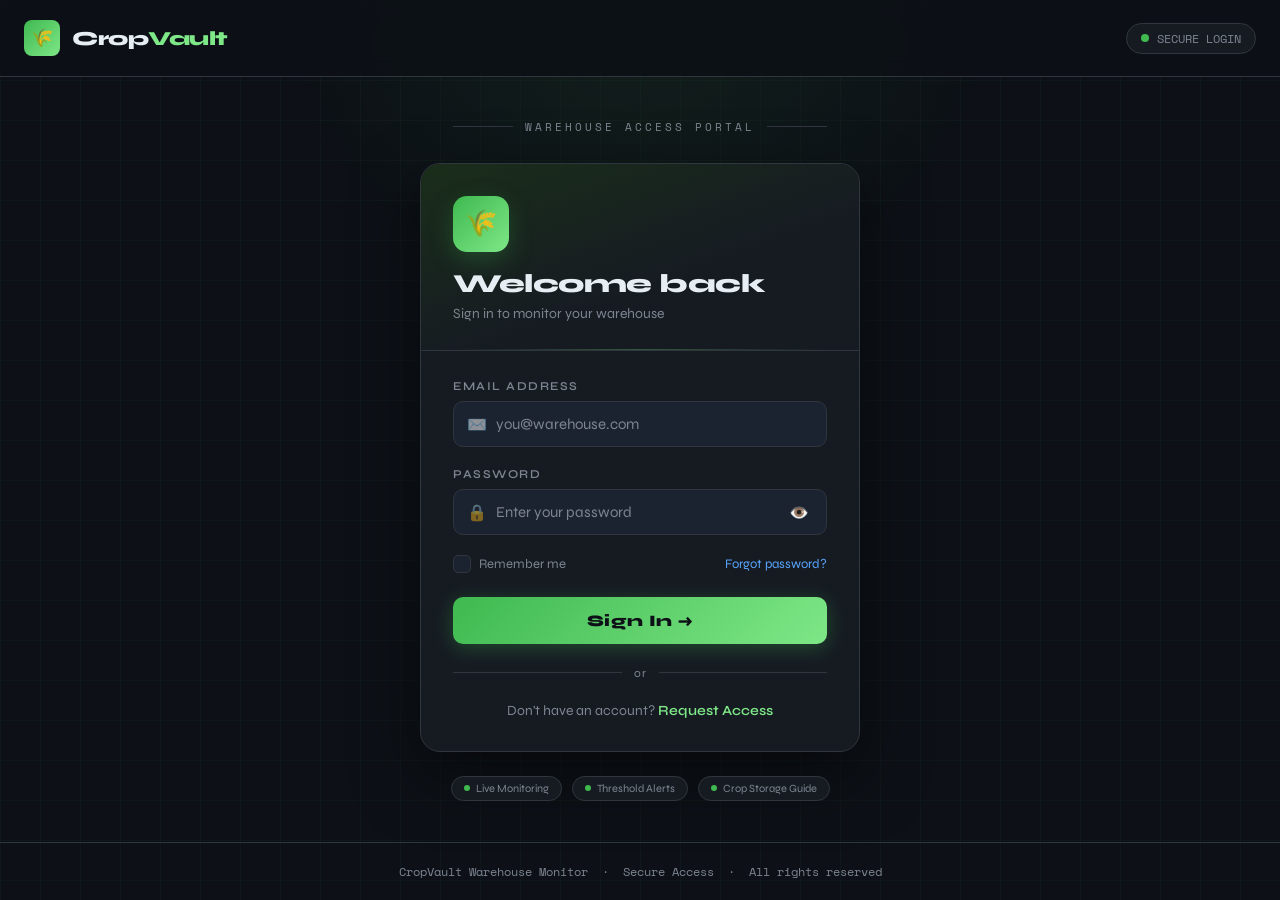
<file: login.html>
<!DOCTYPE html>
<html lang="en">
<head>
<meta charset="UTF-8">
<meta name="viewport" content="width=device-width, initial-scale=1.0">
<title>CropVault — Login</title>
<link href="https://fonts.googleapis.com/css2?family=Space+Mono:wght@400;700&family=Syne:wght@400;600;800&display=swap" rel="stylesheet">
<style>
  :root {
    --bg: #0d1117;
    --surface: #161b22;
    --surface2: #1c2330;
    --border: #30363d;
    --green: #3fb950;
    --green-dim: #1a4a26;
    --accent: #7ee787;
    --red: #f85149;
    --red-dim: #4a1a1a;
    --blue: #58a6ff;
    --text: #e6edf3;
    --muted: #7d8590;
  }

  * { margin: 0; padding: 0; box-sizing: border-box; }

  body {
    font-family: 'Syne', sans-serif;
    background: var(--bg);
    color: var(--text);
    min-height: 100vh;
    display: flex;
    flex-direction: column;
    overflow-x: hidden;
  }

  /* Background grid */
  body::before {
    content: '';
    position: fixed; inset: 0;
    background-image:
      linear-gradient(rgba(63,185,80,0.04) 1px, transparent 1px),
      linear-gradient(90deg, rgba(63,185,80,0.04) 1px, transparent 1px);
    background-size: 40px 40px;
    pointer-events: none; z-index: 0;
  }

  /* Glow orb */
  body::after {
    content: '';
    position: fixed;
    top: -200px; left: 50%; transform: translateX(-50%);
    width: 700px; height: 500px;
    background: radial-gradient(ellipse at center, rgba(63,185,80,0.08) 0%, transparent 70%);
    pointer-events: none; z-index: 0;
  }

  /* ── HEADER ── */
  header {
    border-bottom: 1px solid var(--border);
    padding: 20px 0;
    background: rgba(13,17,23,0.9);
    backdrop-filter: blur(12px);
    position: relative; z-index: 10;
  }
  .header-inner {
    max-width: 1280px; margin: 0 auto; padding: 0 24px;
    display: flex; align-items: center; justify-content: space-between;
  }
  .logo { display: flex; align-items: center; gap: 12px; text-decoration: none; }
  .logo-icon {
    width: 36px; height: 36px;
    background: linear-gradient(135deg, #3fb950, #7ee787);
    border-radius: 8px;
    display: flex; align-items: center; justify-content: center;
    font-size: 18px;
  }
  .logo-text { font-size: 20px; font-weight: 800; letter-spacing: -0.5px; color: var(--text); }
  .logo-text span { color: var(--accent); }
  .status-badge {
    display: flex; align-items: center; gap: 8px;
    font-family: 'Space Mono', monospace;
    font-size: 12px; color: var(--muted);
    background: var(--surface);
    border: 1px solid var(--border);
    padding: 6px 14px; border-radius: 20px;
  }
  .pulse {
    width: 8px; height: 8px; border-radius: 50%;
    background: var(--green);
    animation: pulse 2s infinite;
  }
  @keyframes pulse {
    0%, 100% { opacity: 1; transform: scale(1); }
    50% { opacity: 0.5; transform: scale(0.8); }
  }

  /* ── MAIN ── */
  main {
    flex: 1; display: flex; align-items: center; justify-content: center;
    padding: 40px 24px;
    position: relative; z-index: 1;
  }

  .login-container {
    width: 100%; max-width: 440px;
    animation: fadeUp 0.5s ease both;
  }
  @keyframes fadeUp {
    from { opacity: 0; transform: translateY(24px); }
    to   { opacity: 1; transform: translateY(0); }
  }

  /* Top label */
  .login-eyebrow {
    text-align: center;
    font-family: 'Space Mono', monospace;
    font-size: 11px; letter-spacing: 3px; text-transform: uppercase;
    color: var(--muted); margin-bottom: 28px;
    display: flex; align-items: center; gap: 12px; justify-content: center;
  }
  .login-eyebrow::before,
  .login-eyebrow::after {
    content: '';
    flex: 1; height: 1px; background: var(--border);
    max-width: 60px;
  }

  /* Card */
  .login-card {
    background: var(--surface);
    border: 1px solid var(--border);
    border-radius: 20px;
    overflow: hidden;
    box-shadow: 0 24px 64px rgba(0,0,0,0.5);
  }

  .login-card-header {
    padding: 32px 32px 28px;
    border-bottom: 1px solid var(--border);
    position: relative;
    background: linear-gradient(160deg, #1a2e1a 0%, #161b22 60%);
  }
  .login-card-header::after {
    content: '';
    position: absolute; bottom: 0; left: 32px; right: 32px; height: 1px;
    background: linear-gradient(90deg, transparent, rgba(126,231,135,0.3), transparent);
  }

  .login-icon-wrap {
    width: 56px; height: 56px;
    background: linear-gradient(135deg, #3fb950, #7ee787);
    border-radius: 14px;
    display: flex; align-items: center; justify-content: center;
    font-size: 26px; margin-bottom: 16px;
    box-shadow: 0 8px 24px rgba(63,185,80,0.25);
  }
  .login-title {
    font-size: 26px; font-weight: 800; letter-spacing: -0.5px;
    margin-bottom: 6px;
  }
  .login-subtitle { font-size: 14px; color: var(--muted); }

  /* Form body */
  .login-body { padding: 28px 32px 32px; }

  .field { margin-bottom: 20px; }
  .field label {
    display: block;
    font-size: 12px; font-weight: 600; letter-spacing: 1.5px;
    text-transform: uppercase; color: var(--muted);
    margin-bottom: 8px;
  }
  .input-wrap {
    position: relative;
  }
  .input-icon {
    position: absolute; left: 14px; top: 50%; transform: translateY(-50%);
    font-size: 16px; pointer-events: none;
    opacity: 0.5;
  }
  .field input {
    width: 100%;
    background: var(--surface2);
    border: 1px solid var(--border);
    border-radius: 10px;
    padding: 13px 14px 13px 42px;
    font-family: 'Syne', sans-serif;
    font-size: 15px; color: var(--text);
    outline: none;
    transition: border-color 0.2s, box-shadow 0.2s, background 0.2s;
  }
  .field input:focus {
    border-color: var(--accent);
    box-shadow: 0 0 0 3px rgba(126,231,135,0.1);
    background: #1f2a1f;
  }
  .field input::placeholder { color: var(--muted); }

  /* Password toggle */
  .toggle-pw {
    position: absolute; right: 14px; top: 50%; transform: translateY(-50%);
    background: none; border: none;
    color: var(--muted); cursor: pointer; font-size: 16px;
    padding: 4px; transition: color 0.2s;
  }
  .toggle-pw:hover { color: var(--text); }

  /* Remember + Forgot */
  .field-row {
    display: flex; align-items: center; justify-content: space-between;
    margin-bottom: 24px;
  }
  .remember {
    display: flex; align-items: center; gap: 8px;
    cursor: pointer; user-select: none;
  }
  .remember input[type="checkbox"] { display: none; }
  .checkbox-box {
    width: 18px; height: 18px;
    border: 1.5px solid var(--border);
    border-radius: 5px; background: var(--surface2);
    display: flex; align-items: center; justify-content: center;
    transition: all 0.15s;
    flex-shrink: 0;
  }
  .remember input[type="checkbox"]:checked + .checkbox-box {
    background: var(--accent); border-color: var(--accent);
  }
  .remember input[type="checkbox"]:checked + .checkbox-box::after {
    content: '✓'; color: #0d1117; font-size: 12px; font-weight: 700;
  }
  .remember-label { font-size: 13px; color: var(--muted); }
  .forgot-link {
    font-size: 13px; color: var(--blue);
    text-decoration: none; transition: color 0.2s;
  }
  .forgot-link:hover { color: var(--accent); }

  /* Error msg */
  .error-msg {
    display: none;
    background: var(--red-dim);
    border: 1px solid var(--red);
    border-radius: 8px;
    padding: 10px 14px;
    font-size: 13px; color: #ff8080;
    margin-bottom: 20px;
    animation: shake 0.35s ease;
  }
  .error-msg.show { display: flex; align-items: center; gap: 8px; }
  @keyframes shake {
    0%,100%{transform:translateX(0)}
    20%{transform:translateX(-6px)}
    40%{transform:translateX(6px)}
    60%{transform:translateX(-4px)}
    80%{transform:translateX(4px)}
  }

  /* Submit button */
  .btn-login {
    width: 100%;
    background: linear-gradient(135deg, #3fb950, #7ee787);
    border: none; border-radius: 10px;
    padding: 14px;
    font-family: 'Syne', sans-serif;
    font-size: 16px; font-weight: 800;
    color: #0d1117; cursor: pointer;
    letter-spacing: 0.3px;
    transition: opacity 0.2s, transform 0.15s, box-shadow 0.2s;
    box-shadow: 0 4px 20px rgba(63,185,80,0.3);
    position: relative; overflow: hidden;
  }
  .btn-login:hover { opacity: 0.92; transform: translateY(-1px); box-shadow: 0 8px 28px rgba(63,185,80,0.35); }
  .btn-login:active { transform: translateY(0); }
  .btn-login.loading { pointer-events: none; opacity: 0.7; }
  .btn-login .btn-text { transition: opacity 0.2s; }
  .btn-login .btn-spinner {
    display: none; position: absolute;
    top: 50%; left: 50%; transform: translate(-50%,-50%);
    width: 20px; height: 20px;
    border: 2px solid rgba(13,17,23,0.3);
    border-top-color: #0d1117;
    border-radius: 50%;
    animation: spin 0.7s linear infinite;
  }
  .btn-login.loading .btn-text { opacity: 0; }
  .btn-login.loading .btn-spinner { display: block; }
  @keyframes spin { to { transform: translate(-50%,-50%) rotate(360deg); } }

  /* Divider */
  .divider {
    display: flex; align-items: center; gap: 12px;
    margin: 22px 0;
    font-size: 12px; color: var(--muted); letter-spacing: 1px;
  }
  .divider::before, .divider::after {
    content: ''; flex: 1; height: 1px; background: var(--border);
  }

  /* Sign up link */
  .signup-row {
    text-align: center; font-size: 14px; color: var(--muted);
    margin-top: 22px;
  }
  .signup-row a { color: var(--accent); text-decoration: none; font-weight: 600; }
  .signup-row a:hover { text-decoration: underline; }

  /* Feature pills below card */
  .feature-pills {
    display: flex; justify-content: center; gap: 10px;
    margin-top: 24px; flex-wrap: wrap;
  }
  .pill {
    display: flex; align-items: center; gap: 6px;
    font-size: 11px; color: var(--muted);
    background: var(--surface);
    border: 1px solid var(--border);
    padding: 5px 12px; border-radius: 20px;
    animation: fadeUp 0.5s ease both;
  }
  .pill:nth-child(1) { animation-delay: 0.1s; }
  .pill:nth-child(2) { animation-delay: 0.2s; }
  .pill:nth-child(3) { animation-delay: 0.3s; }
  .pill-dot { width: 6px; height: 6px; border-radius: 50%; background: var(--green); }

  /* ── FOOTER ── */
  footer {
    border-top: 1px solid var(--border);
    padding: 20px 0; text-align: center;
    font-size: 12px; color: var(--muted);
    font-family: 'Space Mono', monospace;
    position: relative; z-index: 1;
  }
</style>
</head>
<body>

<!-- HEADER -->
<header>
  <div class="header-inner">
    <a class="logo" href="#">
      <div class="logo-icon">🌾</div>
      <div class="logo-text">Crop<span>Vault</span></div>
    </a>
    <div class="status-badge">
      <div class="pulse"></div>
      SECURE LOGIN
    </div>
  </div>
</header>

<!-- MAIN -->
<main>
  <div class="login-container">

    <div class="login-eyebrow">Warehouse Access Portal</div>

    <div class="login-card">

      <!-- Card Header -->
      <div class="login-card-header">
        <div class="login-icon-wrap">🌾</div>
        <div class="login-title">Welcome back</div>
        <div class="login-subtitle">Sign in to monitor your warehouse</div>
      </div>

      <!-- Card Body -->
      <div class="login-body">

        <!-- Error -->
        <div class="error-msg" id="errorMsg">
          <span>⚠️</span>
          <span id="errorText">Invalid email or password.</span>
        </div>

        <!-- Email -->
        <div class="field">
          <label>Email Address</label>
          <div class="input-wrap">
            <span class="input-icon">✉️</span>
            <input type="email" id="emailInput" placeholder="you@warehouse.com" autocomplete="email">
          </div>
        </div>

        <!-- Password -->
        <div class="field">
          <label>Password</label>
          <div class="input-wrap">
            <span class="input-icon">🔒</span>
            <input type="password" id="passwordInput" placeholder="Enter your password" autocomplete="current-password">
            <button class="toggle-pw" id="togglePw" tabindex="-1" title="Show/hide password">👁️</button>
          </div>
        </div>

        <!-- Remember + Forgot -->
        <div class="field-row">
          <label class="remember">
            <input type="checkbox" id="rememberMe">
            <div class="checkbox-box"></div>
            <span class="remember-label">Remember me</span>
          </label>
          <a href="#" class="forgot-link">Forgot password?</a>
        </div>

        <!-- Submit -->
        <button class="btn-login" id="loginBtn">
          <span class="btn-text">Sign In →</span>
          <span class="btn-spinner"></span>
        </button>

        <div class="divider">or</div>

        <!-- Sign up -->
        <div class="signup-row">
          Don't have an account? <a href="#">Request Access</a>
        </div>

      </div>
    </div>

    <!-- Feature pills -->
    <div class="feature-pills">
      <div class="pill"><div class="pill-dot"></div> Live Monitoring</div>
      <div class="pill"><div class="pill-dot"></div> Threshold Alerts</div>
      <div class="pill"><div class="pill-dot"></div> Crop Storage Guide</div>
    </div>

  </div>
</main>

<!-- FOOTER -->
<footer>
  CropVault Warehouse Monitor &nbsp;·&nbsp; Secure Access &nbsp;·&nbsp; All rights reserved
</footer>

<script>
  const emailInput    = document.getElementById('emailInput');
  const passwordInput = document.getElementById('passwordInput');
  const loginBtn      = document.getElementById('loginBtn');
  const errorMsg      = document.getElementById('errorMsg');
  const errorText     = document.getElementById('errorText');
  const togglePw      = document.getElementById('togglePw');

  // Demo credentials
  const DEMO_EMAIL    = 'admin@cropvault.com';
  const DEMO_PASSWORD = 'cropvault123';

  // Password visibility toggle
  togglePw.addEventListener('click', () => {
    const isText = passwordInput.type === 'text';
    passwordInput.type = isText ? 'password' : 'text';
    togglePw.textContent = isText ? '👁️' : '🙈';
  });

  // Clear error on typing
  [emailInput, passwordInput].forEach(el => {
    el.addEventListener('input', () => {
      errorMsg.classList.remove('show');
      el.style.borderColor = '';
    });
  });

  // Enter key support
  [emailInput, passwordInput].forEach(el => {
    el.addEventListener('keydown', e => { if (e.key === 'Enter') handleLogin(); });
  });

  loginBtn.addEventListener('click', handleLogin);

  function handleLogin() {
    const email    = emailInput.value.trim();
    const password = passwordInput.value;

    // Basic validation
    if (!email) {
      showError('Please enter your email address.', emailInput); return;
    }
    if (!/^[^\s@]+@[^\s@]+\.[^\s@]+$/.test(email)) {
      showError('Please enter a valid email address.', emailInput); return;
    }
    if (!password) {
      showError('Please enter your password.', passwordInput); return;
    }

    // Loading state
    loginBtn.classList.add('loading');
    errorMsg.classList.remove('show');

    // Simulate auth delay
    setTimeout(() => {
      loginBtn.classList.remove('loading');

      // Inside handleLogin() in login.html
if (email === DEMO_EMAIL && password === DEMO_PASSWORD) {
  // Success — Save session and redirect
  localStorage.setItem('isLoggedIn', 'true'); //
  
  loginBtn.style.background = 'linear-gradient(135deg, #1a4a26, #3fb950)';
  loginBtn.querySelector('.btn-text').textContent = '✓ Access Granted';
  
  setTimeout(() => {
    window.location.href = 'index.html'; //
  }, 800);
} else {
        showError('Invalid email or password. Try admin@cropvault.com / cropvault123', null);
      }
    }, 1400);
  }

  function showError(msg, focusEl) {
    errorText.textContent = msg;
    errorMsg.classList.add('show');
    if (focusEl) {
      focusEl.style.borderColor = 'var(--red)';
      focusEl.focus();
    }
  }
</script>
</body>
</html>
</file>
